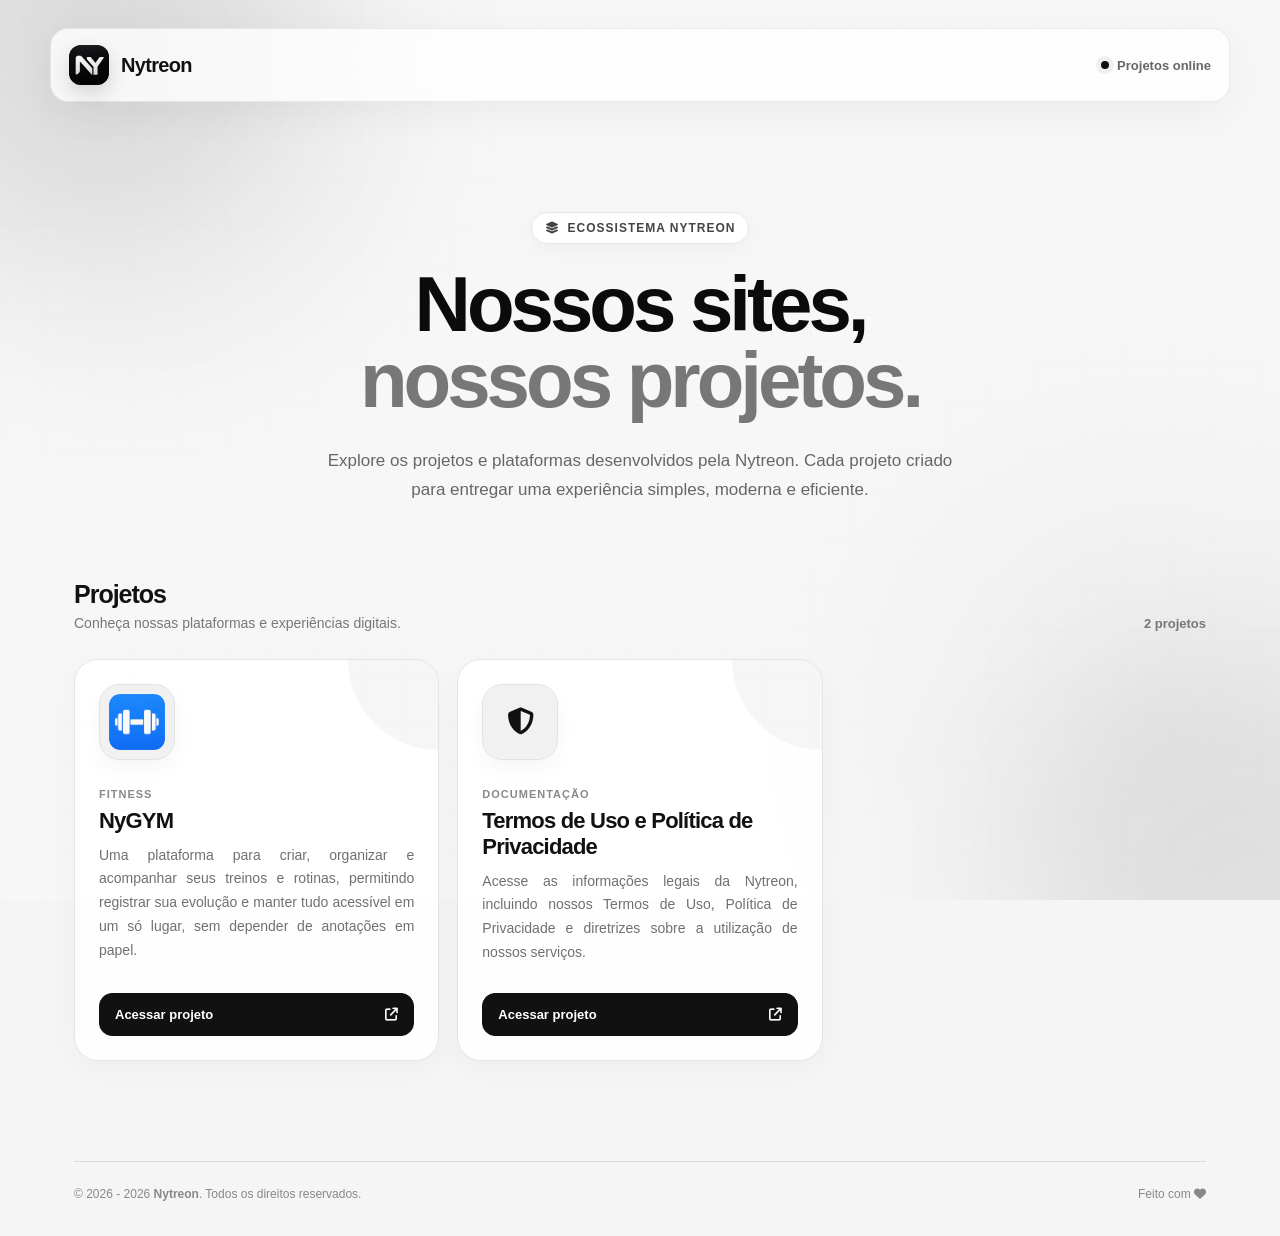
<file: index.html>
<!DOCTYPE html>
<html lang="pt-BR">
    <head>
        <meta charset="UTF-8">
        <meta name="viewport" content="width=device-width, initial-scale=1.0">
        <meta name="description" content="Conheça os sites e projetos desenvolvidos pela Nytreon.">

        <link rel="stylesheet" href="./styles/index.css?v=10">
        <link rel="shortcut icon" href="./images/favicon.ico" type="image/x-icon">
        <link rel="stylesheet" href="https://cdnjs.cloudflare.com/ajax/libs/font-awesome/6.7.2/css/all.min.css">

        <title>Nytreon - Projetos</title>
    </head>

    <body>
        <div class="background" aria-hidden="true">
            <div class="orb orb-1"></div>
            <div class="orb orb-2"></div>
        </div>

        <header>
            <nav class="navbar">
                <a href="#" class="brand" aria-label="Nytreon - início">
                    <span class="brand-icon">
                        <img src="./images/icon-nytreon.png" alt="">
                    </span>
    
                    <span>Nytreon</span>
                </a>
    
                <div class="navbar-status">
                    <span class="status-dot"></span>
                    <span>Projetos online</span>
                </div>
            </nav>
        </header>

        <main>
            <section class="hero">
                <div class="hero-label">
                    <i class="fa-solid fa-layer-group" aria-hidden="true"></i>
                    <span>Ecossistema Nytreon</span>
                </div>
    
                <h1>
                    Nossos sites,<br>
                    <span>nossos projetos.</span>
                </h1>
    
                <p>
                    Explore os projetos e plataformas desenvolvidos pela
                    Nytreon. Cada projeto criado para entregar uma experiência
                    simples, moderna e eficiente.
                </p>
            </section>
    
            <section class="projects-section">
                <div class="section-header reveal">
                    <div class="section-title">
                        <h2>Projetos</h2>
                        <p>Conheça nossas plataformas e experiências digitais.</p>
                    </div>
    
                    <span class="project-count" id="projectCount">
                        0 projetos
                    </span>
                </div>
    
                <div class="projects-grid" id="projectsGrid">
                    <!-- Os projetos serão inseridos aqui -->
                </div>
            </section>
        </main>

        <footer>
            <div class="footer-inner">
                <span>
                    <div id="copyright-div">
                        <p id="copyright"></p>
                    </div>
                </span>

                <span>
                    Feito com <i class="fa-solid fa-heart" aria-hidden="true"></i>
                </span>
            </div>
        </footer>

        <script src="./scripts/copyright.js"></script>

        <script>
            const projects = [
                {
                    name: "NyGYM",
                    category: "Fitness",
                    description: "Uma plataforma para criar, organizar e acompanhar seus treinos e rotinas, permitindo registrar sua evolução e manter tudo acessível em um só lugar, sem depender de anotações em papel.",
                    url: "https://nygym.com.br/",
                    image: "./images/projects/icon-nygym.png"
                },
    
                {
                    name: "Termos de Uso e Política de Privacidade",
                    category: "Documentação",
                    description: "Acesse as informações legais da Nytreon, incluindo nossos Termos de Uso, Política de Privacidade e diretrizes sobre a utilização de nossos serviços.",
                    url: "./pages/terms.html",
                    icon: "fa-solid fa-shield-halved"
                }
            ];
    
            const projectsGrid = document.getElementById("projectsGrid");
            const projectCount = document.getElementById("projectCount");
    
            function createProjectIcon(project) {
                if (project.image) {
                    return `<img src="${project.image}" alt="Ícone do ${project.name}" loading="lazy">`;
                }
    
                if (project.icon) {
                    return `<i class="${project.icon}" aria-hidden="true"></i>`;
                }
    
                return `<i class="fa-solid fa-globe" aria-hidden="true"></i>`;
            }
    
            function renderProjects() {
                if (!projectsGrid) {
                    return;
                }
    
                projectsGrid.innerHTML = "";
    
                projects.forEach((project, index) => {
                    const card = document.createElement("article");
    
                    card.className = "project-card reveal";
                    card.style.transitionDelay = `${index * 70}ms`;

                    const icon = createProjectIcon(project);
    
                    card.innerHTML = `
                        <div class="project-icon">${icon}</div>
    
                        <div class="project-content">
                            <span class="project-category">${project.category}</span>
                            <h3 class="project-title">${project.name}</h3>
                            <p class="project-description">${project.description}</p>
                        </div>

                        <a class="project-link" href="${project.url}" target="_blank" rel="noopener noreferrer" aria-label="Acessar ${project.name}">
                            <span>Acessar projeto</span>
                            <i class="fa-solid fa-arrow-up-right-from-square" aria-hidden="true"></i>
                        </a>
                    `;
    
                    projectsGrid.appendChild(card);
                });
    
                const total = projects.length;
    
                projectCount.textContent = `${total} ${ total === 1 ? "projeto" : "projetos" }`;
                initReveal();
            }
    
            let revealObserver;
    
            function initReveal() {
                const elements = document.querySelectorAll(".reveal");
    
                if (!("IntersectionObserver" in window)) {
                    elements.forEach(element => {
                        element.classList.add("visible");
                    });
    
                    return;
                }
    
                if (revealObserver) {
                    revealObserver.disconnect();
                }
    
                revealObserver = new IntersectionObserver(
                    entries => {
                        entries.forEach(entry => {
                            if (entry.isIntersecting) {
                                entry.target.classList.add("visible");
                                revealObserver.unobserve(entry.target);
                            }
                        });
                    },
                    {
                        threshold: 0.12
                    }
                );
    
                elements.forEach(element => {
                    revealObserver.observe(element);
                });
            }
    
            renderProjects();
        </script>
    </body>
</html>
</file>
<file: styles/index.css>
* {
    margin: 0;
    padding: 0;
    box-sizing: border-box;
}

html {
    scroll-behavior: smooth;
}

body {
    min-height: 100vh;

    font-family:
        Inter,
        -apple-system,
        BlinkMacSystemFont,
        "Segoe UI",
        Roboto,
        Helvetica,
        Arial,
        sans-serif;

    color: #111;
    background: #f5f5f5;

    overflow-x: hidden;
}

a {
    color: inherit;
    text-decoration: none;
}

button {
    font: inherit;
}

.background {
    position: fixed;
    inset: 0;

    z-index: -2;

    overflow: hidden;
    pointer-events: none;

    background:
        radial-gradient(
            circle at 10% 10%,
            rgba(0, 0, 0, 0.05),
            transparent 28%
        ),
        radial-gradient(
            circle at 90% 80%,
            rgba(0, 0, 0, 0.04),
            transparent 30%
        ),
        #f7f7f7;
}

.background::before {
    content: "";

    position: absolute;
    inset: 0;

    opacity: 0.35;

    background-image:
        linear-gradient(
            rgba(0, 0, 0, 0.025) 1px,
            transparent 1px
        ),
        linear-gradient(
            90deg,
            rgba(0, 0, 0, 0.025) 1px,
            transparent 1px
        );

    background-size: 45px 45px;
}

.orb {
    position: absolute;

    width: 420px;
    height: 420px;

    border-radius: 50%;

    filter: blur(100px);

    opacity: 0.08;

    background: #000;

    animation: float 12s ease-in-out infinite;
}

.orb-1 {
    top: -180px;
    left: -120px;
}

.orb-2 {
    right: -160px;
    bottom: -180px;

    animation-delay: -5s;
}

@keyframes float {
    0%,
    100% {
        transform: translate3d(0, 0, 0);
    }

    50% {
        transform: translate3d(35px, -25px, 0);
    }
}

header {
    width: 100%;
    padding: 28px 24px 0;
}

.navbar {
    width: min(1180px, 100%);
    margin: 0 auto;

    display: flex;
    align-items: center;
    justify-content: space-between;

    padding: 16px 18px;

    background: rgba(255, 255, 255, 0.78);

    border: 1px solid rgba(0, 0, 0, 0.08);
    border-radius: 18px;

    backdrop-filter: blur(18px);
    -webkit-backdrop-filter: blur(18px);

    box-shadow:
        0 10px 40px rgba(0, 0, 0, 0.05);

    animation: slideDown 0.7s ease both;
}

@keyframes slideDown {
    from {
        opacity: 0;
        transform: translateY(-20px);
    }

    to {
        opacity: 1;
        transform: translateY(0);
    }
}

.brand {
    display: flex;
    align-items: center;

    gap: 12px;

    font-weight: 800;
    font-size: 20px;

    letter-spacing: -0.7px;
}

.brand-icon {
    width: 40px;
    height: 40px;

    display: grid;
    place-items: center;

    color: #fff;
    background: #111;

    border-radius: 12px;

    box-shadow:
        0 8px 20px rgba(0, 0, 0, 0.15);

    transition:
        transform 0.3s ease,
        border-radius 0.3s ease;
}

.brand:hover .brand-icon {
    transform: rotate(-6deg) scale(1.05);
    border-radius: 14px;
}

.navbar-status {
    display: flex;
    align-items: center;

    gap: 8px;

    color: #666;

    font-size: 13px;
    font-weight: 600;
}

.status-dot {
    width: 8px;
    height: 8px;

    background: #111;

    border-radius: 50%;

    box-shadow:
        0 0 0 5px rgba(0, 0, 0, 0.06);

    animation: pulse 2s infinite;
}

@keyframes pulse {
    0%,
    100% {
        box-shadow:
            0 0 0 5px rgba(0, 0, 0, 0.06);
    }

    50% {
        box-shadow:
            0 0 0 9px rgba(0, 0, 0, 0.02);
    }
}

.hero {
    width: min(1000px, 100%);
    margin: 0 auto;

    padding: 110px 24px 75px;

    text-align: center;

    animation: fadeUp 0.8s 0.1s ease both;
}

.hero-label {
    display: inline-flex;
    align-items: center;

    gap: 8px;

    margin-bottom: 22px;
    padding: 8px 13px;

    color: #444;
    background: #fff;

    border: 1px solid #e5e5e5;
    border-radius: 999px;

    font-size: 12px;
    font-weight: 700;

    text-transform: uppercase;
    letter-spacing: 1px;

    box-shadow:
        0 6px 20px rgba(0, 0, 0, 0.04);
}

.hero h1 {
    max-width: 800px;
    margin: 0 auto;

    color: #0b0b0b;

    font-size: clamp(42px, 7vw, 78px);
    line-height: 0.98;

    letter-spacing: -4px;
    font-weight: 900;
}

.hero h1 span {
    color: #777;
}

.hero p {
    max-width: 650px;
    margin: 28px auto 0;

    color: #666;

    font-size: 17px;
    line-height: 1.7;
}

@keyframes fadeUp {
    from {
        opacity: 0;
        transform: translateY(25px);
    }

    to {
        opacity: 1;
        transform: translateY(0);
    }
}

.projects-section {
    width: min(1180px, 100%);
    margin: 0 auto;

    padding: 0 24px 100px;
}

.section-header {
    display: flex;
    align-items: end;
    justify-content: space-between;

    gap: 20px;

    margin-bottom: 28px;
}

.section-title h2 {
    font-size: 25px;
    letter-spacing: -1px;
}

.section-title p {
    margin-top: 6px;

    color: #777;

    font-size: 14px;
}

.project-count {
    color: #777;

    font-size: 13px;
    font-weight: 700;
}

.projects-grid {
    display: grid;

    grid-template-columns:
        repeat(3, 1fr);

    gap: 18px;
}

.project-card {
    position: relative;

    display: flex;
    flex-direction: column;

    min-height: 370px;

    padding: 24px;

    overflow: hidden;

    background: rgba(255, 255, 255, 0.9);

    border: 1px solid #e5e5e5;
    border-radius: 24px;

    box-shadow:
        0 8px 30px rgba(0, 0, 0, 0.035);

    transition:
        transform 0.4s cubic-bezier(0.2, 0.8, 0.2, 1),
        box-shadow 0.4s ease,
        border-color 0.4s ease;

    animation: cardAppear 0.7s ease both;
}

.project-card::before {
    content: "";

    position: absolute;

    width: 180px;
    height: 180px;

    top: -90px;
    right: -90px;

    background: #111;

    border-radius: 50%;

    opacity: 0.035;

    transition:
        transform 0.5s ease,
        opacity 0.5s ease;
}

.project-card:hover {
    transform: translateY(-8px);

    border-color: #ccc;

    box-shadow:
        0 22px 50px rgba(0, 0, 0, 0.1);
}

.project-card:hover::before {
    transform: scale(2);
    opacity: 0.055;
}

@keyframes cardAppear {
    from {
        opacity: 0;
        transform: translateY(25px);
    }

    to {
        opacity: 1;
        transform: translateY(0);
    }
}

.project-icon {
    width: 76px;
    height: 76px;

    display: grid;
    place-items: center;

    margin-bottom: 24px;

    color: #111;

    background: #f1f1f1;

    border: 1px solid #e3e3e3;
    border-radius: 20px;

    font-size: 27px;

    overflow: hidden;

    box-shadow:
        0 8px 20px rgba(0, 0, 0, 0.04);

    transition:
        transform 0.4s cubic-bezier(0.2, 0.8, 0.2, 1),
        background 0.4s ease,
        color 0.4s ease,
        border-color 0.4s ease,
        box-shadow 0.4s ease;
}

.project-icon i {
    font-size: 27px;

    transition:
        transform 0.4s ease,
        color 0.4s ease;
}

.project-icon img {
    width: 100%;
    height: 100%;

    display: block;

    padding: 9px;

    object-fit: contain;

    border-radius: inherit;

    transition:
        transform 0.4s
        cubic-bezier(0.2, 0.8, 0.2, 1);
}

.project-card:hover .project-icon {
    color: #fff;

    background: #111;

    border-color: #111;

    transform:
        translateY(-3px)
        scale(1.05);

    box-shadow:
        0 12px 30px rgba(0, 0, 0, 0.12);
}

.project-card:hover .project-icon i {
    color: #fff;

    transform: scale(1.08);
}

.project-card:hover .project-icon img {
    transform: scale(1.08);
}

.project-content {
    flex: 1;
}

.project-category {
    display: inline-block;

    margin-bottom: 8px;

    color: #888;

    font-size: 11px;
    font-weight: 800;

    letter-spacing: 1px;
    text-transform: uppercase;
}

.project-title {
    margin-bottom: 10px;

    font-size: 22px;

    letter-spacing: -0.8px;
}

.project-description {
    color: #707070;

    font-size: 14px;
    line-height: 1.7;
    text-align: justify;
}

.project-link {
    position: relative;

    display: flex;
    align-items: center;
    justify-content: space-between;

    width: 100%;

    margin-top: 28px;
    padding: 13px 15px;

    color: #fff;
    background: #111;

    border: 1px solid #111;
    border-radius: 13px;

    font-size: 13px;
    font-weight: 700;

    overflow: hidden;

    transition:
        background 0.3s ease,
        color 0.3s ease,
        transform 0.3s ease;
}

.project-link::before {
    content: "";

    position: absolute;
    inset: 0;

    background: #fff;

    transform: translateX(-101%);

    transition:
        transform 0.35s ease;

    z-index: 0;
}

.project-link span,
.project-link i {
    position: relative;
    z-index: 1;
}

.project-link:hover {
    color: #111;

    transform: translateY(-2px);
}

.project-link:hover::before {
    transform: translateX(0);
}

.project-link i {
    transition:
        transform 0.3s ease;
}

.project-link:hover i {
    transform: translateX(4px);
}

footer {
    width: min(1180px, 100%);
    margin: 0 auto;

    padding: 0 24px 35px;
}

.footer-inner {
    display: flex;
    align-items: center;
    justify-content: space-between;

    gap: 20px;

    padding-top: 25px;

    border-top: 1px solid #ddd;

    color: #888;

    font-size: 12px;
}

.footer-brand {
    color: #222;
    font-weight: 800;
}

.reveal {
    opacity: 0;

    transform: translateY(25px);

    transition:
        opacity 0.7s ease,
        transform 0.7s ease;
}

.reveal.visible {
    opacity: 1;
    transform: translateY(0);
}

@media (max-width: 950px) {
    .projects-grid {
        grid-template-columns:
            repeat(2, 1fr);
    }
}

@media (max-width: 650px) {
    header {
        padding: 15px 15px 0;
    }

    .navbar {
        padding: 13px 14px;

        border-radius: 15px;
    }

    .brand {
        font-size: 17px;
    }

    .brand-icon {
        width: 36px;
        height: 36px;

        border-radius: 10px;
    }

    .navbar-status {
        font-size: 11px;
    }

    .hero {
        padding: 80px 20px 55px;
    }

    .hero h1 {
        font-size:
            clamp(40px, 13vw, 58px);

        letter-spacing: -2.5px;
    }

    .hero p {
        font-size: 15px;
        line-height: 1.65;
    }

    .projects-section {
        padding: 0 15px 70px;
    }

    .section-header {
        align-items: start;

        flex-direction: column;

        gap: 8px;
    }

    .projects-grid {
        grid-template-columns: 1fr;

        gap: 14px;
    }

    .project-card {
        min-height: 340px;

        padding: 21px;
    }

    footer {
        padding: 0 15px 25px;
    }

    .footer-inner {
        align-items: flex-start;

        flex-direction: column;
    }
}

@media (prefers-reduced-motion: reduce) {
    *,
    *::before,
    *::after {
        scroll-behavior: auto !important;

        animation-duration: 0.01ms !important;
        animation-iteration-count: 1 !important;

        transition-duration: 0.01ms !important;
    }
}

.brand-icon {
    width: 40px;
    height: 40px;

    display: grid;
    place-items: center;

    flex-shrink: 0;

    overflow: hidden;

    background: #111;

    border-radius: 12px;

    box-shadow:
        0 8px 20px rgba(0, 0, 0, 0.15);

    transition:
        transform 0.3s ease,
        border-radius 0.3s ease;
}

.brand-icon img {
    width: 100%;
    height: 100%;

    display: block;

    object-fit: contain;
    padding: 0px;

    border-radius: inherit;

    user-select: none;

    image-rendering: auto;

    transition:
        transform 0.3s ease;
}

.brand:hover .brand-icon {
    transform: rotate(-6deg) scale(1.05);

    border-radius: 14px;
}

.brand:hover .brand-icon img {
    transform: scale(1.05);
}

@media (max-width: 650px) {

    .brand-icon {
        width: 36px;
        height: 36px;

        border-radius: 10px;
    }

    .brand-icon img {
        padding: 5px;
    }

}
</file>
